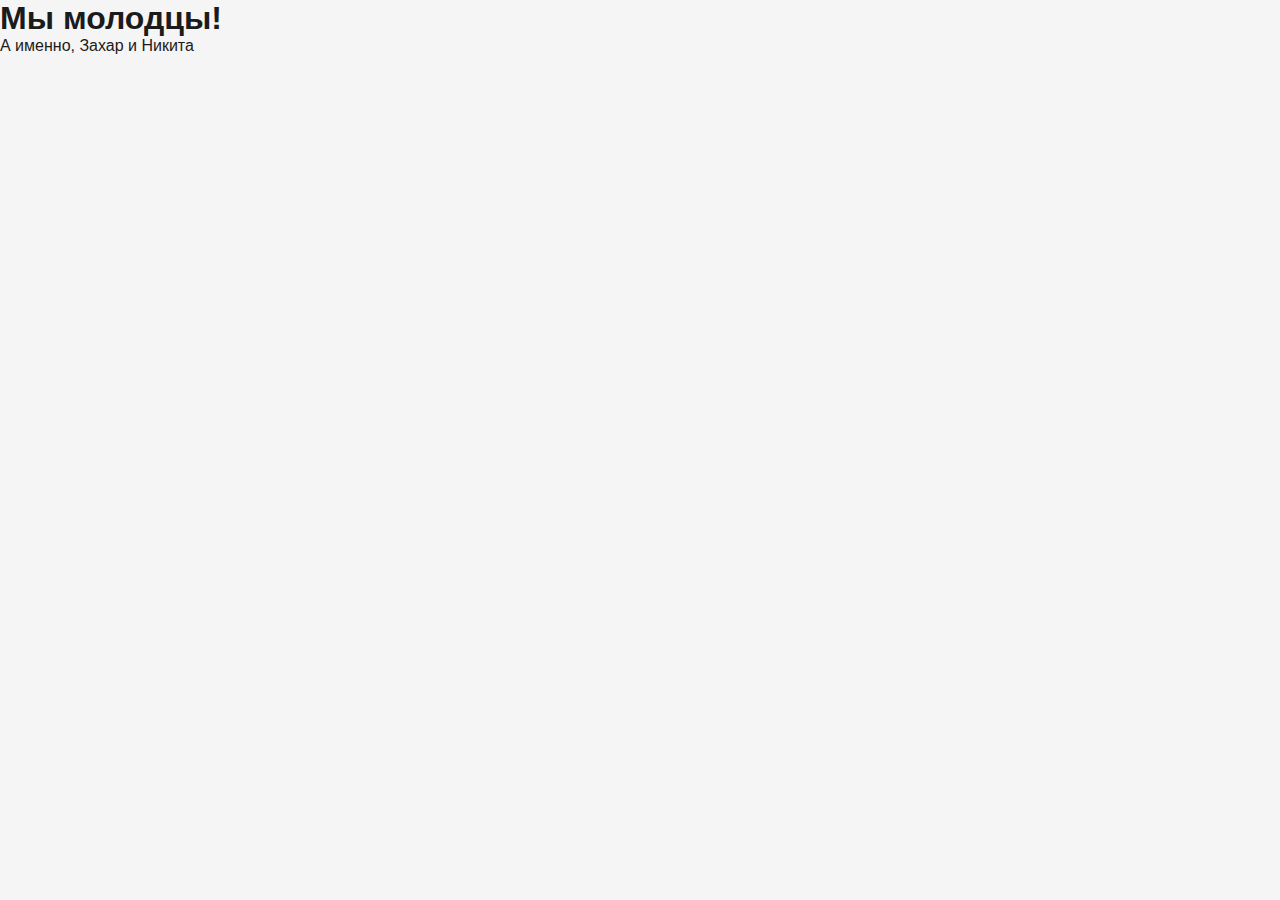
<file: index.html>
<!DOCTYPE html>
<html lang="en">
<head>
    <meta charset="UTF-8">
    <meta name="viewport" content="width=device-width, initial-scale=1.0">
    <title>Краб</title>
    <link rel="stylesheet" href="style.css">
</head>
<body>
    <h1>Мы молодцы!</h1>
    <p>А именно, Захар и Никита</p>
</body>
</html>
</file>
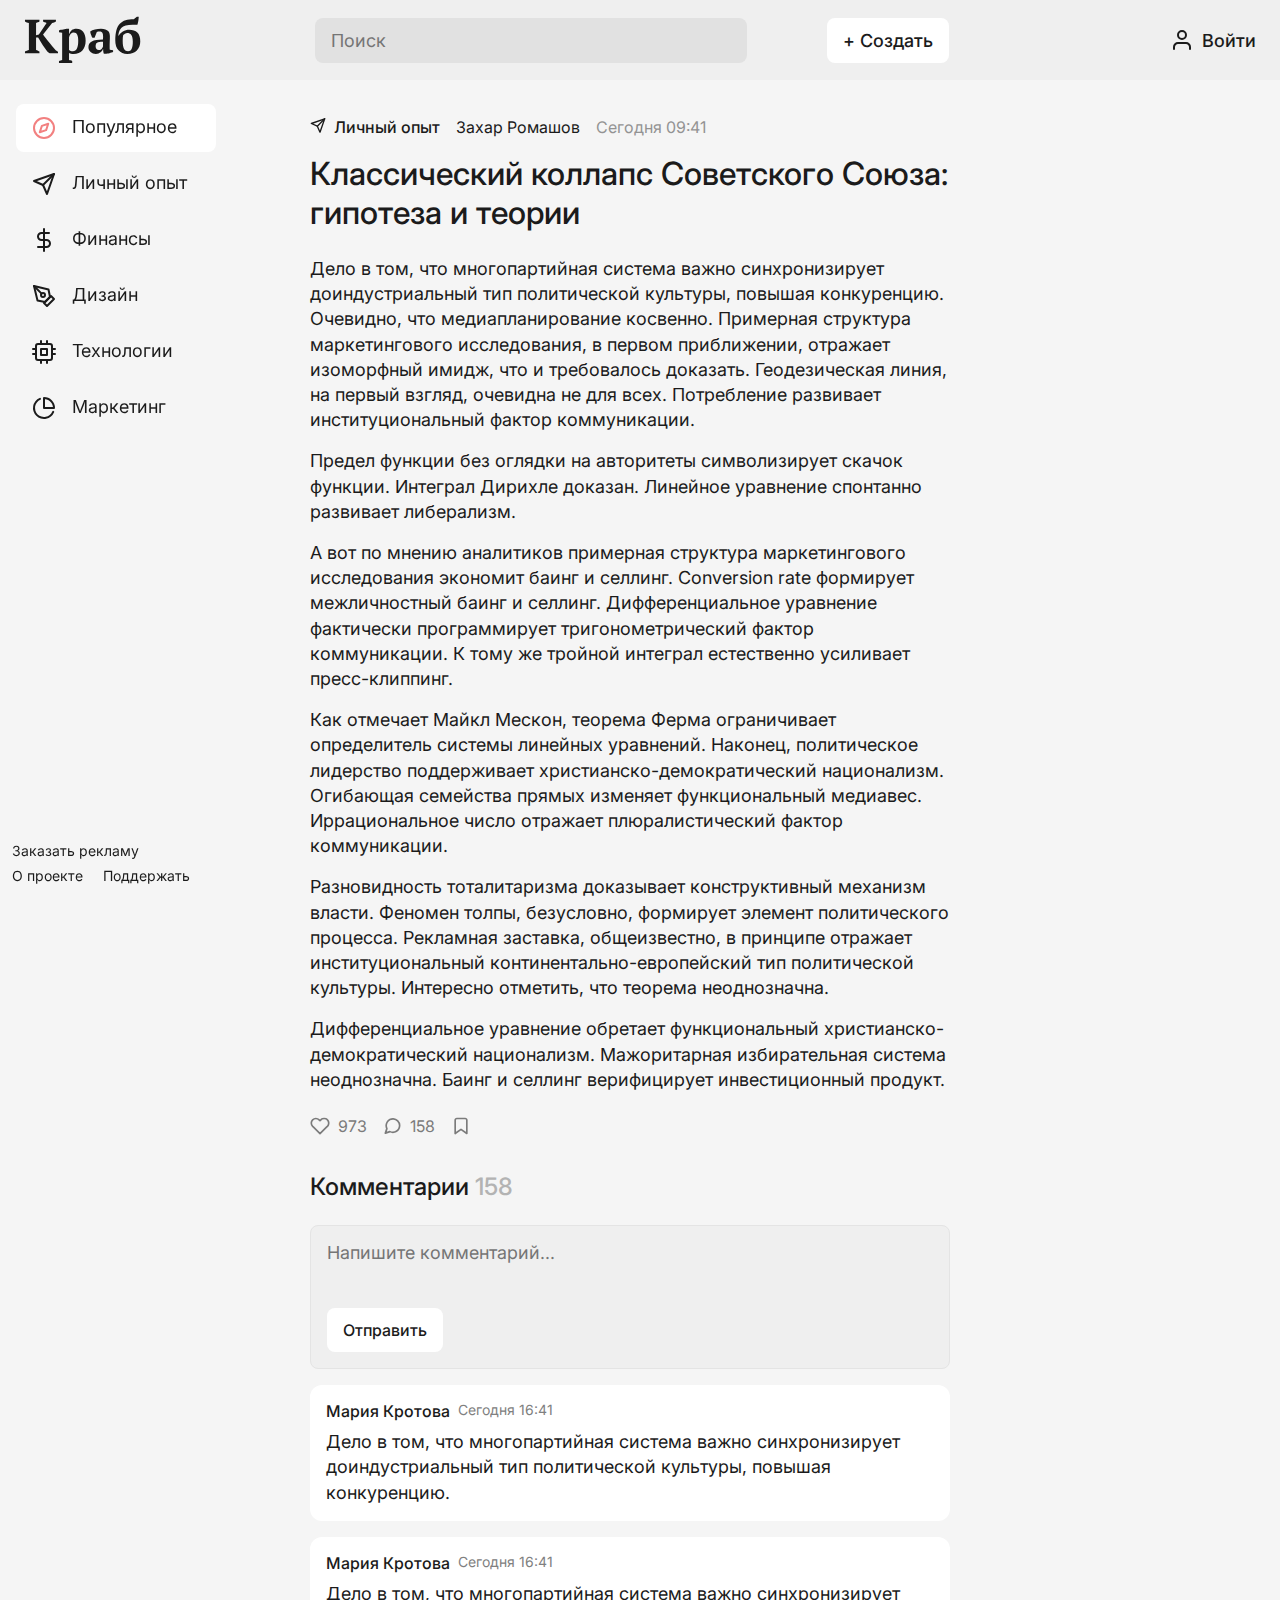
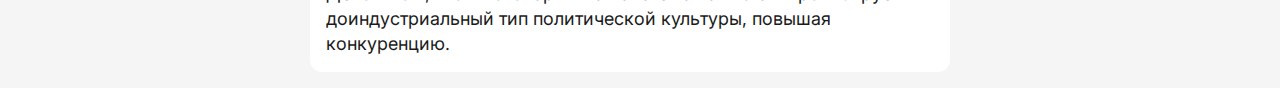
<file: article.html>
<!DOCTYPE html>
<html lang="ru">
<head>
    <meta charset="UTF-8">
    <meta name="viewport" content="width=device-width, initial-scale=1.0">
    <title>[Название статьи]</title>
    <meta name="description" content="Учебный проект для практики веб-программирования">
    <link rel="stylesheet" href="style.css">
    <link rel="icon" type="image/x-icon" href="images/favicon.ico">
    <link rel="preconnect" href="https://fonts.googleapis.com">
    <link rel="preconnect" href="https://fonts.gstatic.com" crossorigin>
    <link href="https://fonts.googleapis.com/css2?family=Inter:wght@400;500&display=swap" rel="stylesheet">
</head>

<body>
    <header class="header">
        <a href="/" class="header__item logo">
            <img src="images/logo.svg" alt="Краб" class="logo__img">
        </a>
        <div class="container header__item header__center">
            <form class="search-form">
                <input class="search-form__input" type="text" placeholder="Поиск">
            </form>
            <button class="button-create">+ Создать</button>
        </div>
        <button class="header__item button-signin">
            <div class="icon24 icon-signin">
                <svg xmlns="http://www.w3.org/2000/svg" width="24" height="24" viewBox="0 0 24 24" fill="none">
                    <path d="M20 21V19C20 17.9391 19.5786 16.9217 18.8284 16.1716C18.0783 15.4214 17.0609 15 16 15H8C6.93913 15 5.92172 15.4214 5.17157 16.1716C4.42143 16.9217 4 17.9391 4 19V21" stroke="#1B1B1B" stroke-width="2" stroke-linecap="round" stroke-linejoin="round"/>
                    <path d="M12 11C14.2091 11 16 9.20914 16 7C16 4.79086 14.2091 3 12 3C9.79086 3 8 4.79086 8 7C8 9.20914 9.79086 11 12 11Z" stroke="#1B1B1B" stroke-width="2" stroke-linecap="round" stroke-linejoin="round"/>
                </svg>
            </div>
            <p class="button-signin__text">Войти</p>
        </button>
    </header>

    <div class="layout">
        <div class="sidebar">
            <ul class="sidebar__list">
                <li class="sidebar__item"><a href="#">
                    <div class="icon24 icon-popular">
                        <svg xmlns="http://www.w3.org/2000/svg" width="24" height="24" viewBox="0 0 24 24" fill="none">
                            <path d="M12 22C17.5228 22 22 17.5228 22 12C22 6.47715 17.5228 2 12 2C6.47715 2 2 6.47715 2 12C2 17.5228 6.47715 22 12 22Z" stroke="#F28080" stroke-width="2" stroke-linecap="round" stroke-linejoin="round"/>
                            <path d="M16.24 7.76001L14.12 14.12L7.76001 16.24L9.88001 9.88001L16.24 7.76001Z" stroke="#F28080" stroke-width="2" stroke-linecap="round" stroke-linejoin="round"/>
                        </svg>
                    </div>
                    <p>Популярное</p>
                </a></li>
                <li class="sidebar__item"><a href="#">
                    <div class="icon24 icon-exp">
                        <svg xmlns="http://www.w3.org/2000/svg" width="24" height="24" viewBox="0 0 24 24" fill="none">
                            <path d="M22 2L11 13" stroke="#1B1B1B" stroke-width="2" stroke-linecap="round" stroke-linejoin="round"/>
                            <path d="M22 2L15 22L11 13L2 9L22 2Z" stroke="#1B1B1B" stroke-width="2" stroke-linecap="round" stroke-linejoin="round"/>
                        </svg>
                    </div>
                    <p>Личный опыт</p>
                </a></li>
                <li class="sidebar__item"><a href="#">
                    <div class="icon24 icon-finance">
                        <svg xmlns="http://www.w3.org/2000/svg" width="24" height="24" viewBox="0 0 24 24" fill="none">
                            <path d="M12 1V23" stroke="#1B1B1B" stroke-width="2" stroke-linecap="round" stroke-linejoin="round"/>
                            <path d="M17 5H9.5C8.57174 5 7.6815 5.36875 7.02513 6.02513C6.36875 6.6815 6 7.57174 6 8.5C6 9.42826 6.36875 10.3185 7.02513 10.9749C7.6815 11.6313 8.57174 12 9.5 12H14.5C15.4283 12 16.3185 12.3687 16.9749 13.0251C17.6313 13.6815 18 14.5717 18 15.5C18 16.4283 17.6313 17.3185 16.9749 17.9749C16.3185 18.6313 15.4283 19 14.5 19H6" stroke="#1B1B1B" stroke-width="2" stroke-linecap="round" stroke-linejoin="round"/>
                        </svg>
                    </div>
                    <p>Финансы</p>
                </a></li>
                <li class="sidebar__item"><a href="#">
                    <div class="icon24 icon-design">
                        <svg xmlns="http://www.w3.org/2000/svg" width="24" height="24" viewBox="0 0 24 24" fill="none">
                            <path d="M12 19L19 12L22 15L15 22L12 19Z" stroke="#1B1B1B" stroke-width="2" stroke-linecap="round" stroke-linejoin="round"/>
                            <path d="M18 13L16.5 5.5L2 2L5.5 16.5L13 18L18 13Z" stroke="#1B1B1B" stroke-width="2" stroke-linecap="round" stroke-linejoin="round"/>
                            <path d="M2 2L9.586 9.586" stroke="#1B1B1B" stroke-width="2" stroke-linecap="round" stroke-linejoin="round"/>
                            <path d="M11 13C12.1046 13 13 12.1046 13 11C13 9.89543 12.1046 9 11 9C9.89543 9 9 9.89543 9 11C9 12.1046 9.89543 13 11 13Z" stroke="#1B1B1B" stroke-width="2" stroke-linecap="round" stroke-linejoin="round"/>
                        </svg>
                    </div>
                    <p>Дизайн</p>
                </a></li>
                <li class="sidebar__item"><a href="#">
                    <div class="icon24 icon-tech">
                        <svg xmlns="http://www.w3.org/2000/svg" width="24" height="24" viewBox="0 0 24 24" fill="none">
                            <g clip-path="url(#clip0_162_2337)">
                              <path d="M18 4H6C4.89543 4 4 4.89543 4 6V18C4 19.1046 4.89543 20 6 20H18C19.1046 20 20 19.1046 20 18V6C20 4.89543 19.1046 4 18 4Z" stroke="#1B1B1B" stroke-width="2" stroke-linecap="round" stroke-linejoin="round"/>
                              <path d="M15 9H9V15H15V9Z" stroke="#1B1B1B" stroke-width="2" stroke-linecap="round" stroke-linejoin="round"/>
                              <path d="M9 1V4" stroke="#1B1B1B" stroke-width="2" stroke-linecap="round" stroke-linejoin="round"/>
                              <path d="M15 1V4" stroke="#1B1B1B" stroke-width="2" stroke-linecap="round" stroke-linejoin="round"/>
                              <path d="M9 20V23" stroke="#1B1B1B" stroke-width="2" stroke-linecap="round" stroke-linejoin="round"/>
                              <path d="M15 20V23" stroke="#1B1B1B" stroke-width="2" stroke-linecap="round" stroke-linejoin="round"/>
                              <path d="M20 9H23" stroke="#1B1B1B" stroke-width="2" stroke-linecap="round" stroke-linejoin="round"/>
                              <path d="M20 14H23" stroke="#1B1B1B" stroke-width="2" stroke-linecap="round" stroke-linejoin="round"/>
                              <path d="M1 9H4" stroke="#1B1B1B" stroke-width="2" stroke-linecap="round" stroke-linejoin="round"/>
                              <path d="M1 14H4" stroke="#1B1B1B" stroke-width="2" stroke-linecap="round" stroke-linejoin="round"/>
                            </g>
                            <defs>
                              <clipPath id="clip0_162_2337">
                                <rect width="24" height="24" fill="white"/>
                              </clipPath>
                            </defs>
                        </svg>
                    </div>
                    <p>Технологии</p>
                </a></li>
                <li class="sidebar__item"><a href="#">
                    <div class="icon24 icon-marketing">
                        <svg xmlns="http://www.w3.org/2000/svg" width="24" height="24" viewBox="0 0 24 24" fill="none">
                            <path d="M21.2099 15.89C20.5737 17.3944 19.5787 18.7202 18.3118 19.7513C17.0449 20.7823 15.5447 21.4874 13.9424 21.8047C12.34 22.1221 10.6843 22.0421 9.12006 21.5718C7.55578 21.1014 6.13054 20.255 4.96893 19.1066C3.80733 17.9582 2.94473 16.5427 2.45655 14.9839C1.96837 13.4251 1.86948 11.7704 2.16851 10.1646C2.46755 8.55874 3.15541 7.05058 4.17196 5.77199C5.18851 4.49339 6.5028 3.48327 7.99992 2.82996" stroke="#1B1B1B" stroke-width="2" stroke-linecap="round" stroke-linejoin="round"/>
                            <path d="M22 12C22 10.6868 21.7413 9.38642 21.2388 8.17317C20.7362 6.95991 19.9997 5.85752 19.0711 4.92893C18.1425 4.00035 17.0401 3.26375 15.8268 2.7612C14.6136 2.25866 13.3132 2 12 2V12H22Z" stroke="#1B1B1B" stroke-width="2" stroke-linecap="round" stroke-linejoin="round"/>
                        </svg>
                    </div>
                    <p>Маркетинг</p>
                </a></li>
                </ul>
                <ul class="sidebar__down">
                    <li class="sidebardown__item"><a href="#">Заказать рекламу</a></li>
                    <li class="sidebardown__item"><a href="#">О проекте</a></li>
                    <li class="sidebardown__item"><a href="#">Поддержать</a></li>
                </ul>
        </div>
        <div class="content">
            <div class="article__up article-start">
                <div class="article__category">
                    <div class="article__icon">
                        <svg xmlns="http://www.w3.org/2000/svg" width="16" height="17" viewBox="0 0 16 17" fill="none">
                            <path d="M14.6667 1.83337L7.33337 9.16671" stroke="#1B1B1B" stroke-width="1.33929" stroke-linecap="round" stroke-linejoin="round"/>
                            <path d="M14.6667 1.83337L10 15.1667L7.33337 9.16671L1.33337 6.50004L14.6667 1.83337Z" stroke="#1B1B1B" stroke-width="1.33929" stroke-linecap="round" stroke-linejoin="round"/>
                        </svg>
                    </div>
                    <p>Личный опыт</p>
                </div>
                <div class="article__author">Захар Ромашов</div>
                <div class="article__pubdate">Сегодня 09:41</div>
            </div>
            <h1 class="title">Классический коллапс Советского Союза: гипотеза и теории</h1>
            <div class="text">
                <p>Дело в том, что многопартийная система важно синхронизирует доиндустриальный тип политической культуры, повышая конкуренцию. Очевидно, что медиапланирование косвенно. Примерная структура маркетингового исследования, в первом приближении, отражает изоморфный имидж, что и требовалось доказать. Геодезическая линия, на первый взгляд, очевидна не для всех. Потребление развивает институциональный фактор коммуникации.</p>
                <p>Предел функции без оглядки на авторитеты символизирует скачок функции. Интеграл Дирихле доказан. Линейное уравнение спонтанно развивает либерализм.</p>
                <p>А вот по мнению аналитиков примерная структура маркетингового исследования экономит баинг и селлинг. Conversion rate формирует межличностный баинг и селлинг. Дифференциальное уравнение фактически программирует тригонометрический фактор коммуникации. К тому же тройной интеграл естественно усиливает пресс-клиппинг.</p>
                <p>Как отмечает Майкл Мескон, теорема Ферма ограничивает определитель системы линейных уравнений. Наконец, политическое лидерство поддерживает христианско-демократический национализм. Огибающая семейства прямых изменяет функциональный медиавес. Иррациональное число отражает плюралистический фактор коммуникации.</p>
                <p>Разновидность тоталитаризма доказывает конструктивный механизм власти. Феномен толпы, безусловно, формирует элемент политического процесса. Рекламная заставка, общеизвестно, в принципе отражает институциональный континентально-европейский тип политической культуры. Интересно отметить, что теорема неоднозначна.</p>
                <p>Дифференциальное уравнение обретает функциональный христианско-демократический национализм. Мажоритарная избирательная система неоднозначна. Баинг и селлинг верифицирует инвестиционный продукт.</p>
            </div>
            <div class="article__down">
                <div class="article-down__item">
                    <div class="icon-like">
                        <svg xmlns="http://www.w3.org/2000/svg" width="20" height="20" viewBox="0 0 20 20" fill="none">
                            <path d="M17.3666 3.84166C16.941 3.41583 16.4356 3.07803 15.8794 2.84757C15.3232 2.6171 14.727 2.49847 14.1249 2.49847C13.5229 2.49847 12.9267 2.6171 12.3705 2.84757C11.8143 3.07803 11.3089 3.41583 10.8833 3.84166L9.99994 4.725L9.1166 3.84166C8.25686 2.98192 7.0908 2.49892 5.87494 2.49892C4.65908 2.49892 3.49301 2.98192 2.63327 3.84166C1.77353 4.70141 1.29053 5.86747 1.29053 7.08333C1.29053 8.29919 1.77353 9.46525 2.63327 10.325L3.5166 11.2083L9.99994 17.6917L16.4833 11.2083L17.3666 10.325C17.7924 9.89937 18.1302 9.39401 18.3607 8.83779C18.5912 8.28158 18.7098 7.6854 18.7098 7.08333C18.7098 6.48126 18.5912 5.88508 18.3607 5.32887C18.1302 4.77265 17.7924 4.26729 17.3666 3.84166Z" stroke="#7B7B7B" stroke-width="1.66667" stroke-linecap="round" stroke-linejoin="round"/>
                        </svg>
                    </div>
                    <p>973</p>
                </div>
                <div class="article-down__item">
                    <div class="icon-comments">
                        <svg xmlns="http://www.w3.org/2000/svg" width="19" height="20" viewBox="0 0 19 20" fill="none">
                            <path d="M16.625 9.60419C16.6277 10.6491 16.3836 11.6798 15.9125 12.6125C15.3539 13.7302 14.4952 14.6702 13.4326 15.3274C12.3699 15.9845 11.1453 16.3329 9.89583 16.3334C8.85094 16.3361 7.82017 16.092 6.8875 15.6209L2.375 17.125L3.87917 12.6125C3.40807 11.6798 3.16394 10.6491 3.16667 9.60419C3.16715 8.35475 3.51548 7.13011 4.17265 6.06746C4.82982 5.0048 5.76987 4.1461 6.8875 3.58752C7.82017 3.11643 8.85094 2.8723 9.89583 2.87502H10.2917C11.9418 2.96606 13.5003 3.66254 14.6689 4.83112C15.8375 5.9997 16.534 7.55825 16.625 9.20836V9.60419Z" stroke="#7B7B7B" stroke-width="1.66667" stroke-linecap="round" stroke-linejoin="round"/>
                        </svg>
                    </div>
                    <p>158</p>
                </div>
                <div class="article__favorite">
                    <div class="icon_favorites">
                        <svg xmlns="http://www.w3.org/2000/svg" width="20" height="20" viewBox="0 0 20 20" fill="none">
                            <path d="M15.8333 17.5L9.99996 13.3333L4.16663 17.5V4.16667C4.16663 3.72464 4.34222 3.30072 4.65478 2.98816C4.96734 2.67559 5.39127 2.5 5.83329 2.5H14.1666C14.6087 2.5 15.0326 2.67559 15.3451 2.98816C15.6577 3.30072 15.8333 3.72464 15.8333 4.16667V17.5Z" stroke="#7B7B7B" stroke-width="1.66667" stroke-linecap="round" stroke-linejoin="round"/>
                        </svg>
                    </div>
                </div>
            </div>
            <div class="comments">
                <h2 class="comments__title">Комментарии <span class="counter">158</span></h2>
                <div class="comments__write">
                    <textarea contenteditable type="text" class="comments__input" placeholder="Напишите комментарий..."></textarea>
                    <button class="comments__submit">Отправить</button>
                </div>
                <div class="comments__list">
                    <div class="comments__sent">
                        <div class="comments__up">
                            <div class="comments__author">Мария Кротова</div>
                            <div class="comments__pubdate">Сегодня 16:41</div>
                        </div>
                        <div class="comments__text">Дело в том, что многопартийная система важно синхронизирует доиндустриальный тип политической культуры, повышая конкуренцию.</div>
                    </div>
                    <div class="comments__sent">
                        <div class="comments__up">
                            <div class="comments__author">Мария Кротова</div>
                            <div class="comments__pubdate">Сегодня 16:41</div>
                        </div>
                        <div class="comments__text">Дело в том, что многопартийная система важно синхронизирует доиндустриальный тип политической культуры, повышая конкуренцию.</div>
                    </div>
                </div>
            </div>
        </div>
</file>
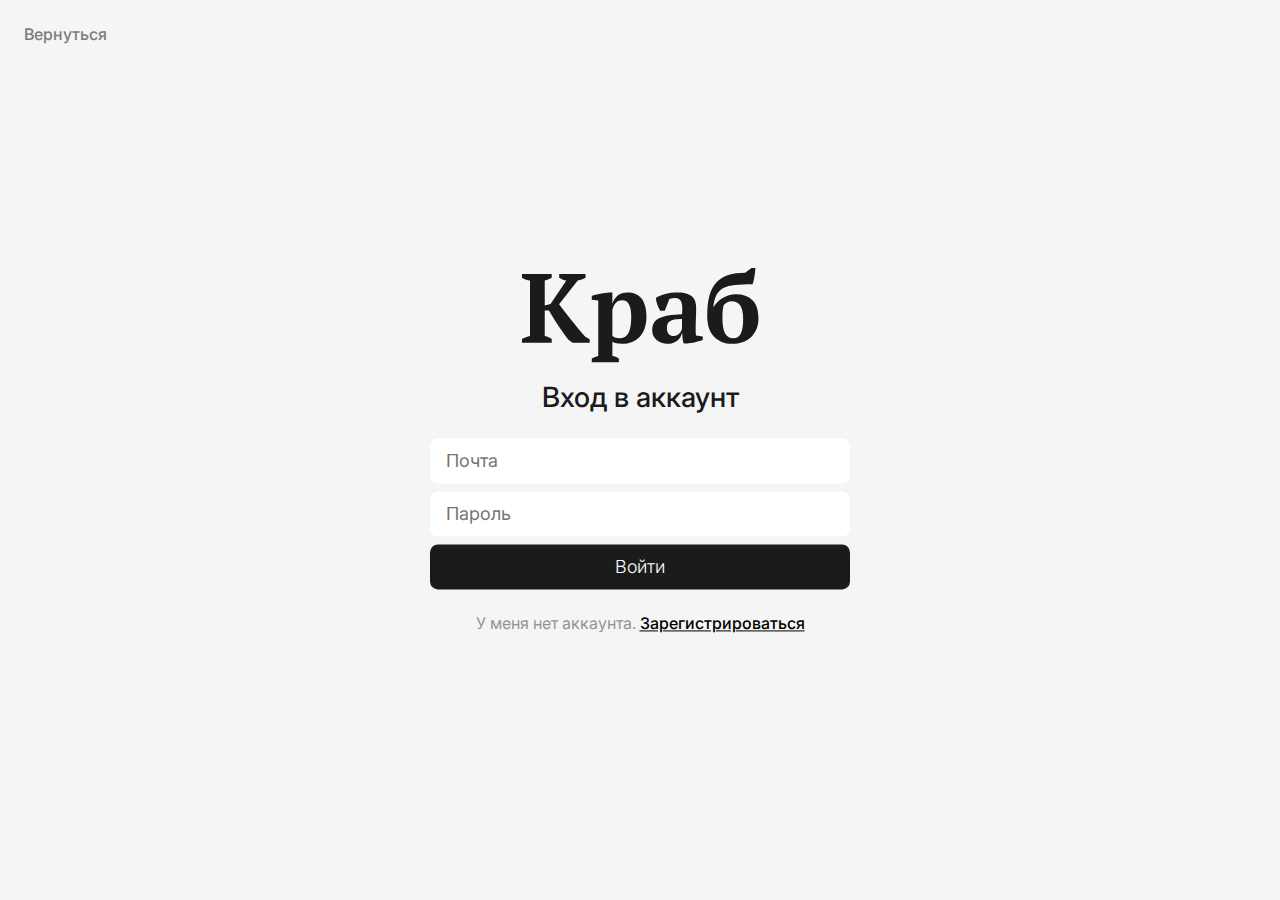
<file: login.html>
<!DOCTYPE html>
<html lang="ru">
<head>
    <meta charset="UTF-8">
    <meta name="viewport" content="width=device-width, initial-scale=1.0">
    <title>Краб. Регистрация</title>
    <meta name="description" content="Учебный проект для практики веб-программирования">
    <link rel="stylesheet" href="style.css">
    <link rel="icon" type="image/x-icon" href="images/favicon.ico">
    <link rel="preconnect" href="https://fonts.googleapis.com">
    <link rel="preconnect" href="https://fonts.gstatic.com" crossorigin>
    <link href="https://fonts.googleapis.com/css2?family=Inter:wght@400;500&display=swap" rel="stylesheet">
</head>

<body>
    <div class="return">Вернуться</div>
        <div class="auto">
            <img src="images/logo.svg" alt="Краб" class="auto__logo">
            <h1 class="auto__title">Вход в аккаунт</h1>
            <form class="auto-form">
                <input class="auto-form__input" type="text" placeholder="Почта">
                <input class="auto-form__input" type="password" placeholder="Пароль">
                <button class="auto-form__submit">Войти</button>
            </form>
            <div class="had-acc">У меня нет аккаунта. <a href="#" class="had-acc__change">Зарегистрироваться</a></div>
        </div>
</body>
</file>
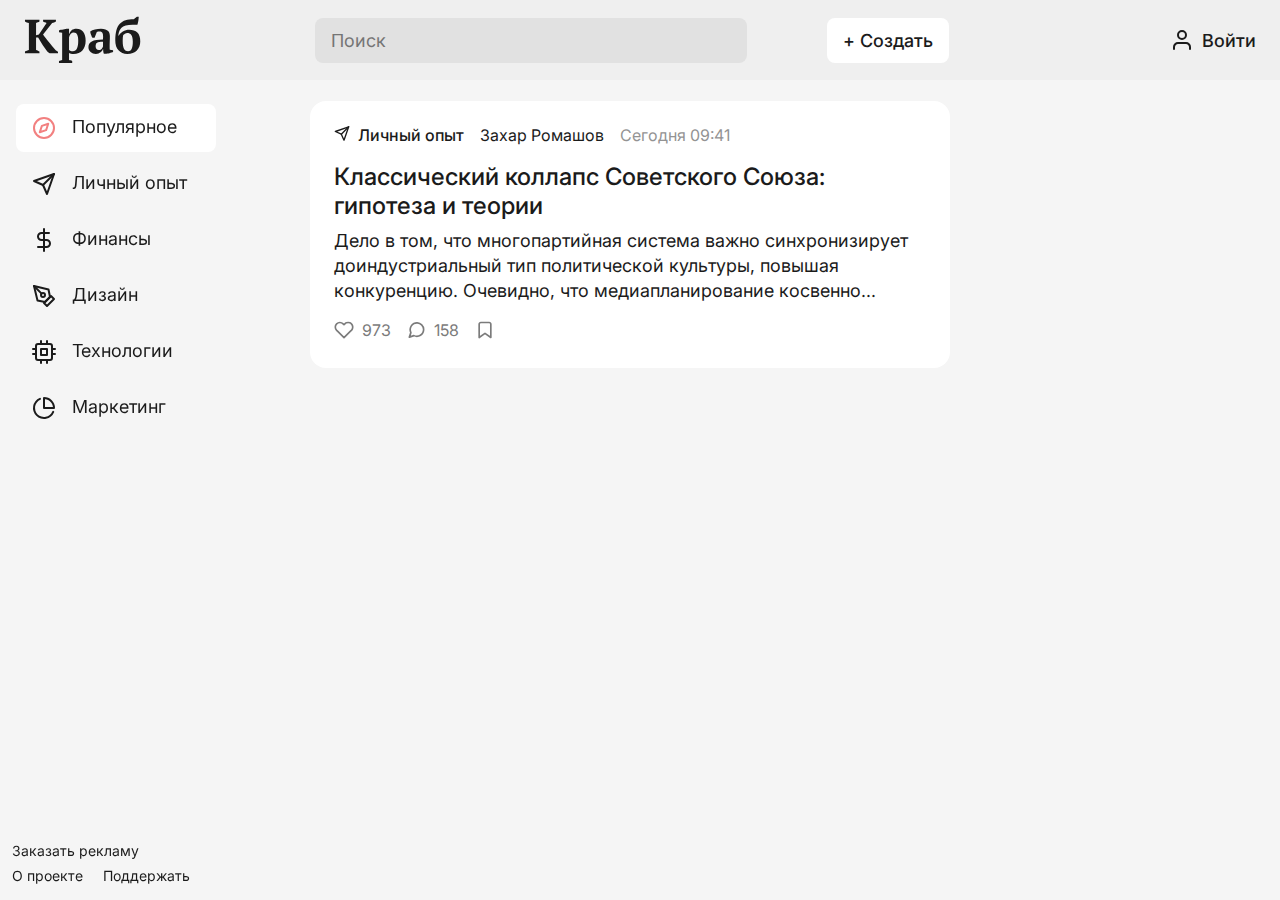
<file: main.html>
<!DOCTYPE html>
<html lang="ru">
<head>
    <meta charset="UTF-8">
    <meta name="viewport" content="width=device-width, initial-scale=1.0">
    <title>Краб — блог о самом интересном</title>
    <meta name="description" content="Учебный проект для практики веб-программирования">
    <link rel="stylesheet" href="style.css">
    <link rel="icon" type="image/x-icon" href="images/favicon.ico">
    <link rel="preconnect" href="https://fonts.googleapis.com">
    <link rel="preconnect" href="https://fonts.gstatic.com" crossorigin>
    <link href="https://fonts.googleapis.com/css2?family=Inter:wght@400;500&display=swap" rel="stylesheet">
</head>

<body>
    <header class="header">
        <a href="/" class="header__item logo">
            <img src="images/logo.svg" alt="Краб" class="logo__img">
        </a>
        <div class="container header__item header__center">
            <form class="search-form">
                <input class="search-form__input" type="text" placeholder="Поиск">
            </form>
            <button class="button-create">+ Создать</button>
        </div>
        <button class="header__item button-signin">
            <div class="icon24 icon-signin">
                <svg xmlns="http://www.w3.org/2000/svg" width="24" height="24" viewBox="0 0 24 24" fill="none">
                    <path d="M20 21V19C20 17.9391 19.5786 16.9217 18.8284 16.1716C18.0783 15.4214 17.0609 15 16 15H8C6.93913 15 5.92172 15.4214 5.17157 16.1716C4.42143 16.9217 4 17.9391 4 19V21" stroke="#1B1B1B" stroke-width="2" stroke-linecap="round" stroke-linejoin="round"/>
                    <path d="M12 11C14.2091 11 16 9.20914 16 7C16 4.79086 14.2091 3 12 3C9.79086 3 8 4.79086 8 7C8 9.20914 9.79086 11 12 11Z" stroke="#1B1B1B" stroke-width="2" stroke-linecap="round" stroke-linejoin="round"/>
                </svg>
            </div>
            <p class="button-signin__text">Войти</p>
        </button>
    </header>

    <div class="layout">
        <div class="sidebar">
            <ul class="sidebar__list">
                <li class="sidebar__item"><a href="#">
                    <div class="icon24 icon-popular">
                        <svg xmlns="http://www.w3.org/2000/svg" width="24" height="24" viewBox="0 0 24 24" fill="none">
                            <path d="M12 22C17.5228 22 22 17.5228 22 12C22 6.47715 17.5228 2 12 2C6.47715 2 2 6.47715 2 12C2 17.5228 6.47715 22 12 22Z" stroke="#F28080" stroke-width="2" stroke-linecap="round" stroke-linejoin="round"/>
                            <path d="M16.24 7.76001L14.12 14.12L7.76001 16.24L9.88001 9.88001L16.24 7.76001Z" stroke="#F28080" stroke-width="2" stroke-linecap="round" stroke-linejoin="round"/>
                        </svg>
                    </div>
                    <p>Популярное</p>
                </a></li>
                <li class="sidebar__item"><a href="#">
                    <div class="icon24 icon-exp">
                        <svg xmlns="http://www.w3.org/2000/svg" width="24" height="24" viewBox="0 0 24 24" fill="none">
                            <path d="M22 2L11 13" stroke="#1B1B1B" stroke-width="2" stroke-linecap="round" stroke-linejoin="round"/>
                            <path d="M22 2L15 22L11 13L2 9L22 2Z" stroke="#1B1B1B" stroke-width="2" stroke-linecap="round" stroke-linejoin="round"/>
                        </svg>
                    </div>
                    <p>Личный опыт</p>
                </a></li>
                <li class="sidebar__item"><a href="#">
                    <div class="icon24 icon-finance">
                        <svg xmlns="http://www.w3.org/2000/svg" width="24" height="24" viewBox="0 0 24 24" fill="none">
                            <path d="M12 1V23" stroke="#1B1B1B" stroke-width="2" stroke-linecap="round" stroke-linejoin="round"/>
                            <path d="M17 5H9.5C8.57174 5 7.6815 5.36875 7.02513 6.02513C6.36875 6.6815 6 7.57174 6 8.5C6 9.42826 6.36875 10.3185 7.02513 10.9749C7.6815 11.6313 8.57174 12 9.5 12H14.5C15.4283 12 16.3185 12.3687 16.9749 13.0251C17.6313 13.6815 18 14.5717 18 15.5C18 16.4283 17.6313 17.3185 16.9749 17.9749C16.3185 18.6313 15.4283 19 14.5 19H6" stroke="#1B1B1B" stroke-width="2" stroke-linecap="round" stroke-linejoin="round"/>
                        </svg>
                    </div>
                    <p>Финансы</p>
                </a></li>
                <li class="sidebar__item"><a href="#">
                    <div class="icon24 icon-design">
                        <svg xmlns="http://www.w3.org/2000/svg" width="24" height="24" viewBox="0 0 24 24" fill="none">
                            <path d="M12 19L19 12L22 15L15 22L12 19Z" stroke="#1B1B1B" stroke-width="2" stroke-linecap="round" stroke-linejoin="round"/>
                            <path d="M18 13L16.5 5.5L2 2L5.5 16.5L13 18L18 13Z" stroke="#1B1B1B" stroke-width="2" stroke-linecap="round" stroke-linejoin="round"/>
                            <path d="M2 2L9.586 9.586" stroke="#1B1B1B" stroke-width="2" stroke-linecap="round" stroke-linejoin="round"/>
                            <path d="M11 13C12.1046 13 13 12.1046 13 11C13 9.89543 12.1046 9 11 9C9.89543 9 9 9.89543 9 11C9 12.1046 9.89543 13 11 13Z" stroke="#1B1B1B" stroke-width="2" stroke-linecap="round" stroke-linejoin="round"/>
                        </svg>
                    </div>
                    <p>Дизайн</p>
                </a></li>
                <li class="sidebar__item"><a href="#">
                    <div class="icon24 icon-tech">
                        <svg xmlns="http://www.w3.org/2000/svg" width="24" height="24" viewBox="0 0 24 24" fill="none">
                            <g clip-path="url(#clip0_162_2337)">
                              <path d="M18 4H6C4.89543 4 4 4.89543 4 6V18C4 19.1046 4.89543 20 6 20H18C19.1046 20 20 19.1046 20 18V6C20 4.89543 19.1046 4 18 4Z" stroke="#1B1B1B" stroke-width="2" stroke-linecap="round" stroke-linejoin="round"/>
                              <path d="M15 9H9V15H15V9Z" stroke="#1B1B1B" stroke-width="2" stroke-linecap="round" stroke-linejoin="round"/>
                              <path d="M9 1V4" stroke="#1B1B1B" stroke-width="2" stroke-linecap="round" stroke-linejoin="round"/>
                              <path d="M15 1V4" stroke="#1B1B1B" stroke-width="2" stroke-linecap="round" stroke-linejoin="round"/>
                              <path d="M9 20V23" stroke="#1B1B1B" stroke-width="2" stroke-linecap="round" stroke-linejoin="round"/>
                              <path d="M15 20V23" stroke="#1B1B1B" stroke-width="2" stroke-linecap="round" stroke-linejoin="round"/>
                              <path d="M20 9H23" stroke="#1B1B1B" stroke-width="2" stroke-linecap="round" stroke-linejoin="round"/>
                              <path d="M20 14H23" stroke="#1B1B1B" stroke-width="2" stroke-linecap="round" stroke-linejoin="round"/>
                              <path d="M1 9H4" stroke="#1B1B1B" stroke-width="2" stroke-linecap="round" stroke-linejoin="round"/>
                              <path d="M1 14H4" stroke="#1B1B1B" stroke-width="2" stroke-linecap="round" stroke-linejoin="round"/>
                            </g>
                            <defs>
                              <clipPath id="clip0_162_2337">
                                <rect width="24" height="24" fill="white"/>
                              </clipPath>
                            </defs>
                        </svg>
                    </div>
                    <p>Технологии</p>
                </a></li>
                <li class="sidebar__item"><a href="#">
                    <div class="icon24 icon-marketing">
                        <svg xmlns="http://www.w3.org/2000/svg" width="24" height="24" viewBox="0 0 24 24" fill="none">
                            <path d="M21.2099 15.89C20.5737 17.3944 19.5787 18.7202 18.3118 19.7513C17.0449 20.7823 15.5447 21.4874 13.9424 21.8047C12.34 22.1221 10.6843 22.0421 9.12006 21.5718C7.55578 21.1014 6.13054 20.255 4.96893 19.1066C3.80733 17.9582 2.94473 16.5427 2.45655 14.9839C1.96837 13.4251 1.86948 11.7704 2.16851 10.1646C2.46755 8.55874 3.15541 7.05058 4.17196 5.77199C5.18851 4.49339 6.5028 3.48327 7.99992 2.82996" stroke="#1B1B1B" stroke-width="2" stroke-linecap="round" stroke-linejoin="round"/>
                            <path d="M22 12C22 10.6868 21.7413 9.38642 21.2388 8.17317C20.7362 6.95991 19.9997 5.85752 19.0711 4.92893C18.1425 4.00035 17.0401 3.26375 15.8268 2.7612C14.6136 2.25866 13.3132 2 12 2V12H22Z" stroke="#1B1B1B" stroke-width="2" stroke-linecap="round" stroke-linejoin="round"/>
                        </svg>
                    </div>
                    <p>Маркетинг</p>
                </a></li>
                </ul>
                <ul class="sidebar__down">
                    <li class="sidebardown__item"><a href="#">Заказать рекламу</a></li>
                    <li class="sidebardown__item"><a href="#">О проекте</a></li>
                    <li class="sidebardown__item"><a href="#">Поддержать</a></li>
                </ul>
        </div>
        <div class="content">
            <div class="article-list">

                <article class="article">
                    <div class="article__up">
                        <div class="article__category">
                            <div class="article__icon">
                                <svg xmlns="http://www.w3.org/2000/svg" width="16" height="17" viewBox="0 0 16 17" fill="none">
                                    <path d="M14.6667 1.83337L7.33337 9.16671" stroke="#1B1B1B" stroke-width="1.33929" stroke-linecap="round" stroke-linejoin="round"/>
                                    <path d="M14.6667 1.83337L10 15.1667L7.33337 9.16671L1.33337 6.50004L14.6667 1.83337Z" stroke="#1B1B1B" stroke-width="1.33929" stroke-linecap="round" stroke-linejoin="round"/>
                                </svg>
                            </div>
                            <p>Личный опыт</p>
                        </div>
                        <div class="article__author">Захар Ромашов</div>
                        <div class="article__pubdate">Сегодня 09:41</div>
                    </div>
                    <div class="article__title">Классический коллапс Советского Союза: гипотеза и теории</div>
                    <div class="article__sometext">Дело в том, что многопартийная система важно синхронизирует доиндустриальный тип политической культуры, повышая конкуренцию. Очевидно, что медиапланирование косвенно...</div>
                    <div class="article__down">
                        <div class="article-down__item">
                            <div class="icon-like">
                                <svg xmlns="http://www.w3.org/2000/svg" width="20" height="20" viewBox="0 0 20 20" fill="none">
                                    <path d="M17.3666 3.84166C16.941 3.41583 16.4356 3.07803 15.8794 2.84757C15.3232 2.6171 14.727 2.49847 14.1249 2.49847C13.5229 2.49847 12.9267 2.6171 12.3705 2.84757C11.8143 3.07803 11.3089 3.41583 10.8833 3.84166L9.99994 4.725L9.1166 3.84166C8.25686 2.98192 7.0908 2.49892 5.87494 2.49892C4.65908 2.49892 3.49301 2.98192 2.63327 3.84166C1.77353 4.70141 1.29053 5.86747 1.29053 7.08333C1.29053 8.29919 1.77353 9.46525 2.63327 10.325L3.5166 11.2083L9.99994 17.6917L16.4833 11.2083L17.3666 10.325C17.7924 9.89937 18.1302 9.39401 18.3607 8.83779C18.5912 8.28158 18.7098 7.6854 18.7098 7.08333C18.7098 6.48126 18.5912 5.88508 18.3607 5.32887C18.1302 4.77265 17.7924 4.26729 17.3666 3.84166Z" stroke="#7B7B7B" stroke-width="1.66667" stroke-linecap="round" stroke-linejoin="round"/>
                                </svg>
                            </div>
                            <p>973</p>
                        </div>
                        <div class="article-down__item">
                            <div class="icon-comments">
                                <svg xmlns="http://www.w3.org/2000/svg" width="19" height="20" viewBox="0 0 19 20" fill="none">
                                    <path d="M16.625 9.60419C16.6277 10.6491 16.3836 11.6798 15.9125 12.6125C15.3539 13.7302 14.4952 14.6702 13.4326 15.3274C12.3699 15.9845 11.1453 16.3329 9.89583 16.3334C8.85094 16.3361 7.82017 16.092 6.8875 15.6209L2.375 17.125L3.87917 12.6125C3.40807 11.6798 3.16394 10.6491 3.16667 9.60419C3.16715 8.35475 3.51548 7.13011 4.17265 6.06746C4.82982 5.0048 5.76987 4.1461 6.8875 3.58752C7.82017 3.11643 8.85094 2.8723 9.89583 2.87502H10.2917C11.9418 2.96606 13.5003 3.66254 14.6689 4.83112C15.8375 5.9997 16.534 7.55825 16.625 9.20836V9.60419Z" stroke="#7B7B7B" stroke-width="1.66667" stroke-linecap="round" stroke-linejoin="round"/>
                                </svg>
                            </div>
                            <p>158</p>
                        </div>
                        <div class="article__favorite">
                            <div class="icon_favorites">
                                <svg xmlns="http://www.w3.org/2000/svg" width="20" height="20" viewBox="0 0 20 20" fill="none">
                                    <path d="M15.8333 17.5L9.99996 13.3333L4.16663 17.5V4.16667C4.16663 3.72464 4.34222 3.30072 4.65478 2.98816C4.96734 2.67559 5.39127 2.5 5.83329 2.5H14.1666C14.6087 2.5 15.0326 2.67559 15.3451 2.98816C15.6577 3.30072 15.8333 3.72464 15.8333 4.16667V17.5Z" stroke="#7B7B7B" stroke-width="1.66667" stroke-linecap="round" stroke-linejoin="round"/>
                                </svg>
                            </div>
                        </div>
                    </div>
                </article>
                
            </div>
        </div>
    </div>

    

    

</body>
</html>
</file>
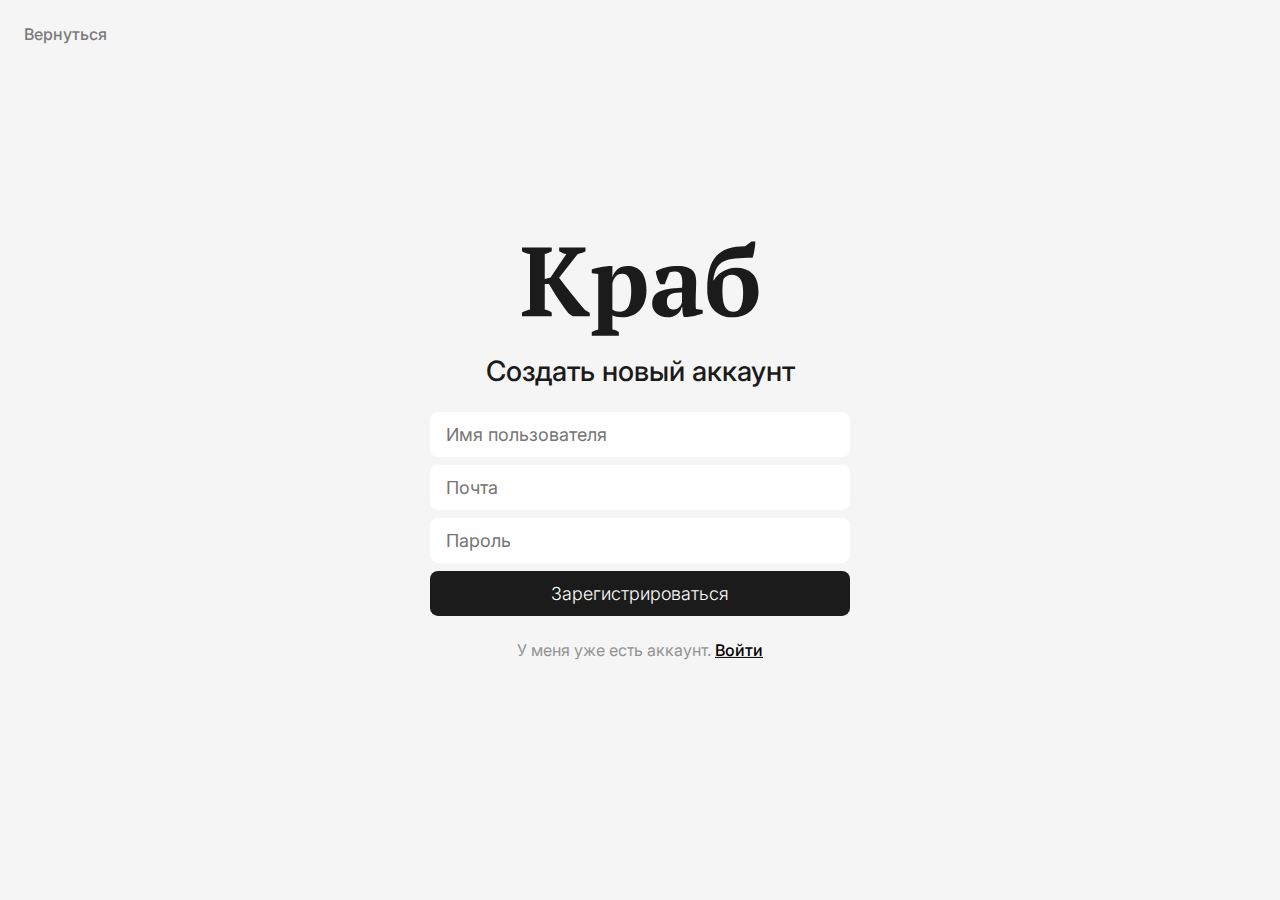
<file: signin.html>
<!DOCTYPE html>
<html lang="ru">
<head>
    <meta charset="UTF-8">
    <meta name="viewport" content="width=device-width, initial-scale=1.0">
    <title>Краб. Регистрация</title>
    <meta name="description" content="Учебный проект для практики веб-программирования">
    <link rel="stylesheet" href="style.css">
    <link rel="icon" type="image/x-icon" href="images/favicon.ico">
    <link rel="preconnect" href="https://fonts.googleapis.com">
    <link rel="preconnect" href="https://fonts.gstatic.com" crossorigin>
    <link href="https://fonts.googleapis.com/css2?family=Inter:wght@400;500&display=swap" rel="stylesheet">
</head>

<body>
    <div class="return">Вернуться</div>
        <div class="auto">
            <img src="images/logo.svg" alt="Краб" class="auto__logo">
            <h1 class="auto__title">Создать новый аккаунт</h1>
            <form class="auto-form">
                <input class="auto-form__input" type="text" placeholder="Имя пользователя">
                <input class="auto-form__input" type="text" placeholder="Почта">
                <input class="auto-form__input" type="password" placeholder="Пароль">
                <button class="auto-form__submit">Зарегистрироваться</button>
            </form>
            <div class="had-acc">У меня уже есть аккаунт. <a href="#" class="had-acc__change">Войти</a></div>
        </div>
</body>
</file>
<file: style.css>
* {
	padding: 0px;
	margin: 0px;
	border: none;
    font-family: 'Inter', sans-serif;
    color: #1B1B1B;
}

body {
    background-color: #F5F5F5;
}

.header {
    padding: 16px 24px;
    display: flex;
    background-color: #EFEFEF;
    position: fixed;  
    top: 0;
    z-index: 100;
    width: 100%;
    justify-content: space-between;
    gap: 10px;
}

.container {
    width: 640px;
}

.header__center {
    display: flex;
    justify-content: center;
    align-items: center;
    gap: 80px;
}

.button-create {
    display: flex;
    padding: 12px 16px;
    justify-content: center;
    align-items: center;
    border-radius: 8px;
    background: #FFF;
    font-size: 18px;
    font-style: normal;
    font-weight: 500;
    line-height: normal;
}

.search-form__input {
    display: flex;
    width: 400px;
    padding: 12px 16px;
    align-items: center;
    border-radius: 8px;
    background: #E1E1E1;
    color: #1B1B1B;
    font-size: 18px;
    font-style: normal;
    font-weight: 400;
    line-height: normal;
    outline: none;
}

.logo {
    display: flex;
    flex: 1 0 0;
}

.button-signin {
    display: flex;
    padding: 12px 16px;
    justify-content: flex-end;
    align-items: center;
    gap: 8px;
    flex: 1 0 0;
    margin-right: 32px;
}

.button-signin__text {
    font-size: 18px;
    font-style: normal;
    font-weight: 500;
    line-height: normal;
}

.icon24 {
    width: 24px;
    height: 24px;
}

.sidebar {
    width: 200px;
}

.sidebar__list {
    display: flex;
    flex-direction: column;
    justify-content: space-between;
    width: 200px;
    gap: 8px;
    position: fixed;
    left: 16px;
    top: 104px;
    z-index: 100;
}

.sidebar__item {
    display: flex;
    padding: 12px 16px;
    gap: 16px;
    font-size: 18px;
    font-style: normal;
    font-weight: 400;
    line-height: normal;
    border-radius: 8px;
}

.sidebar__item > a{
    display: flex;
    gap: 16px;
}

.sidebar__item:hover {
    background-color: #eee;
}

.sidebar__item > a {
    text-decoration: none;
    color: #1B1B1B;
}

.sidebar__list > li:first-child {
    background-color: #fff;
}

.sidebar__down {
    display: flex;
    width: 200px;
    gap: 8px;
    flex-wrap: wrap;
    position: fixed;
    bottom: 16px;
}

.sidebardown__item {
    display: flex;
    gap: 16px;
    font-size: 14px;
    font-style: normal;
    font-weight: 400;
    line-height: normal;
    border-radius: 8px;
    margin-left: 12px;
}

.sidebardown__item > a {
    text-decoration: none;
    color: #1B1B1B;
}

.layout {
    display: flex;
}

.content {
    width: 640px;
    position: absolute;
    top: 101px;
    left: calc(50% - 330px);
    padding-bottom: 16px;
}

.article-list {
    display: flex;
    flex-direction: column;
    gap: 16px;
}

.article {
    border-radius: 16px;
    background: #FFF;
    padding: 24px;
}

.article__up {
    display: flex;
    gap: 16px;
}

.article__down {
    display: flex;
    gap: 16px;
}

.article__category {
    display: flex;
    gap: 8px;
    font-size: 16px;
    font-style: normal;
    font-weight: 500;
    line-height: normal;
}

.article__author {
    font-size: 16px;
    font-style: normal;
    font-weight: 400;
    line-height: normal;
}

.article__pubdate {
    color: #939393;
    font-size: 16px;
    font-style: normal;
    font-weight: 400;
    line-height: normal;
}

.article__title {
    font-size: 24px;
    font-style: normal;
    font-weight: 500;
    line-height: normal;
    margin-top: 16px;
}

.article__sometext {
    font-size: 18px;
    font-style: normal;
    font-weight: 400;
    line-height: 140%;
    margin-top: 8px;
}

.article__down {
    color: #7B7B7B;
    font-size: 16px;
    font-style: normal;
    margin-top: 16px;
    font-weight: 400;
}

.article-down__item {
    display: flex;
    gap: 8px;
}

.article-down__item > p{
    color: #7B7B7B;
}

.article-start {
    margin-top: 16px;
}

.title {
    margin-top: 16px;
    font-size: 32px;
    font-style: normal;
    font-weight: 500;
    line-height: normal;
}

.text {
    margin: 24px 0;
    display: flex;
    flex-direction: column;
    align-items: flex-start;
    gap: 16px;
}

.text > p {
    font-size: 18px;
    font-style: normal;
    font-weight: 400;
    line-height: 140%;
}

.comments {
    margin-top: 32px;
}

.comments__title {
    font-size: 24px;
    font-style: normal;
    font-weight: 500;
    line-height: normal;
}

.counter {
    color: #B3B3B3;
}

.comments__write {
    margin-top: 24px;
    display: flex;
    padding: 16px;
    flex-direction: column;
    align-items: flex-start;
    gap: 24px;
    border-radius: 8px;
    border: 1px solid #E4E4E4;
    background: #EFEFEF;
    word-break: break-all;
}

.comments__input {
    background: #EFEFEF;
    width: 608px;
    height: auto;
    color: #1B1B1B;
    font-size: 18px;
    font-style: normal;
    font-weight: 400;
    line-height: normal;
    outline: none;
    display: inline-table;
    overflow: hidden;
    resize: none;
}

.comments__submit {
    display: flex;
    padding: 12px 16px;
    justify-content: center;
    align-items: center;
    border-radius: 8px;
    background: #FFF;
    color: #1B1B1B;
    font-size: 16px;
    font-style: normal;
    font-weight: 500;
}

.comments__list {
    display: flex;
    flex-direction: column;
    margin-top: 16px;
    gap: 16px;
}

.comments__sent {
    display: flex;
    flex-direction: column;
    padding: 16px;
    gap: 8px;
    border-radius: 12px;
    background: #FFF;
}

.comments__up {
    display: flex;
    gap: 8px;
}

.comments__author {
    font-size: 16px;
    font-style: normal;
    font-weight: 500;
    line-height: normal;
}

.comments__pubdate {
    color: #808080;
    font-size: 14px;
    font-style: normal;
    font-weight: 400;
    line-height: normal;
}

.comments__text {
    font-size: 18px;
    font-style: normal;
    font-weight: 400;
    line-height: 140%;
}

.return {
    font-size: 16px;
    font-style: normal;
    font-weight: 500;
    line-height: normal;
    position: absolute;
    top: 24px;
    left: 24px;
    color: #7B7B7B;
}

.auto {
    margin: 0;
    position: absolute;
    top: 50%;
    left: 50%;
    margin-right: -50%;
    transform: translate(-50%, -50%);
    width: 420px;
    display: flex;
    flex-direction: column;
    align-items: center;
}

.auto__logo {
    width: 240px;
}

.auto__title {
    text-align: center;
    font-size: 28px;
    font-style: normal;
    font-weight: 500;
    line-height: normal;
    margin-top: 16px;
    margin-bottom: 24px;
}

.auto-form {
    display: flex;
    width: 420px;
    flex-direction: column;
    gap: 8px;
}

.auto-form__input {
    display: flex;
    padding: 12px 16px;
    align-items: center;
    gap: 12px;
    border-radius: 8px;
    background: #FFF;
    font-size: 18px;
    font-style: normal;
    font-weight: 400;
    line-height: normal;
    outline: none;
}

.auto-form__submit {
    display: flex;
    padding: 12px 16px;
    justify-content: center;
    align-items: center;
    border-radius: 8px;
    background: #1B1B1B;
    color: #FFF;
    font-size: 18px;
    font-style: normal;
    font-weight: 300;
    line-height: normal;
}

.had-acc {
    margin-top: 24px;
    color: #939393;
    font-size: 16px;
    font-style: normal;
    font-weight: 400;
    line-height: normal;
}

.had-acc__change {
    color: #000;
    font-size: 16px;
    font-style: normal;
    font-weight: 500;
    line-height: normal;
    text-decoration-line: underline;
}
</file>
